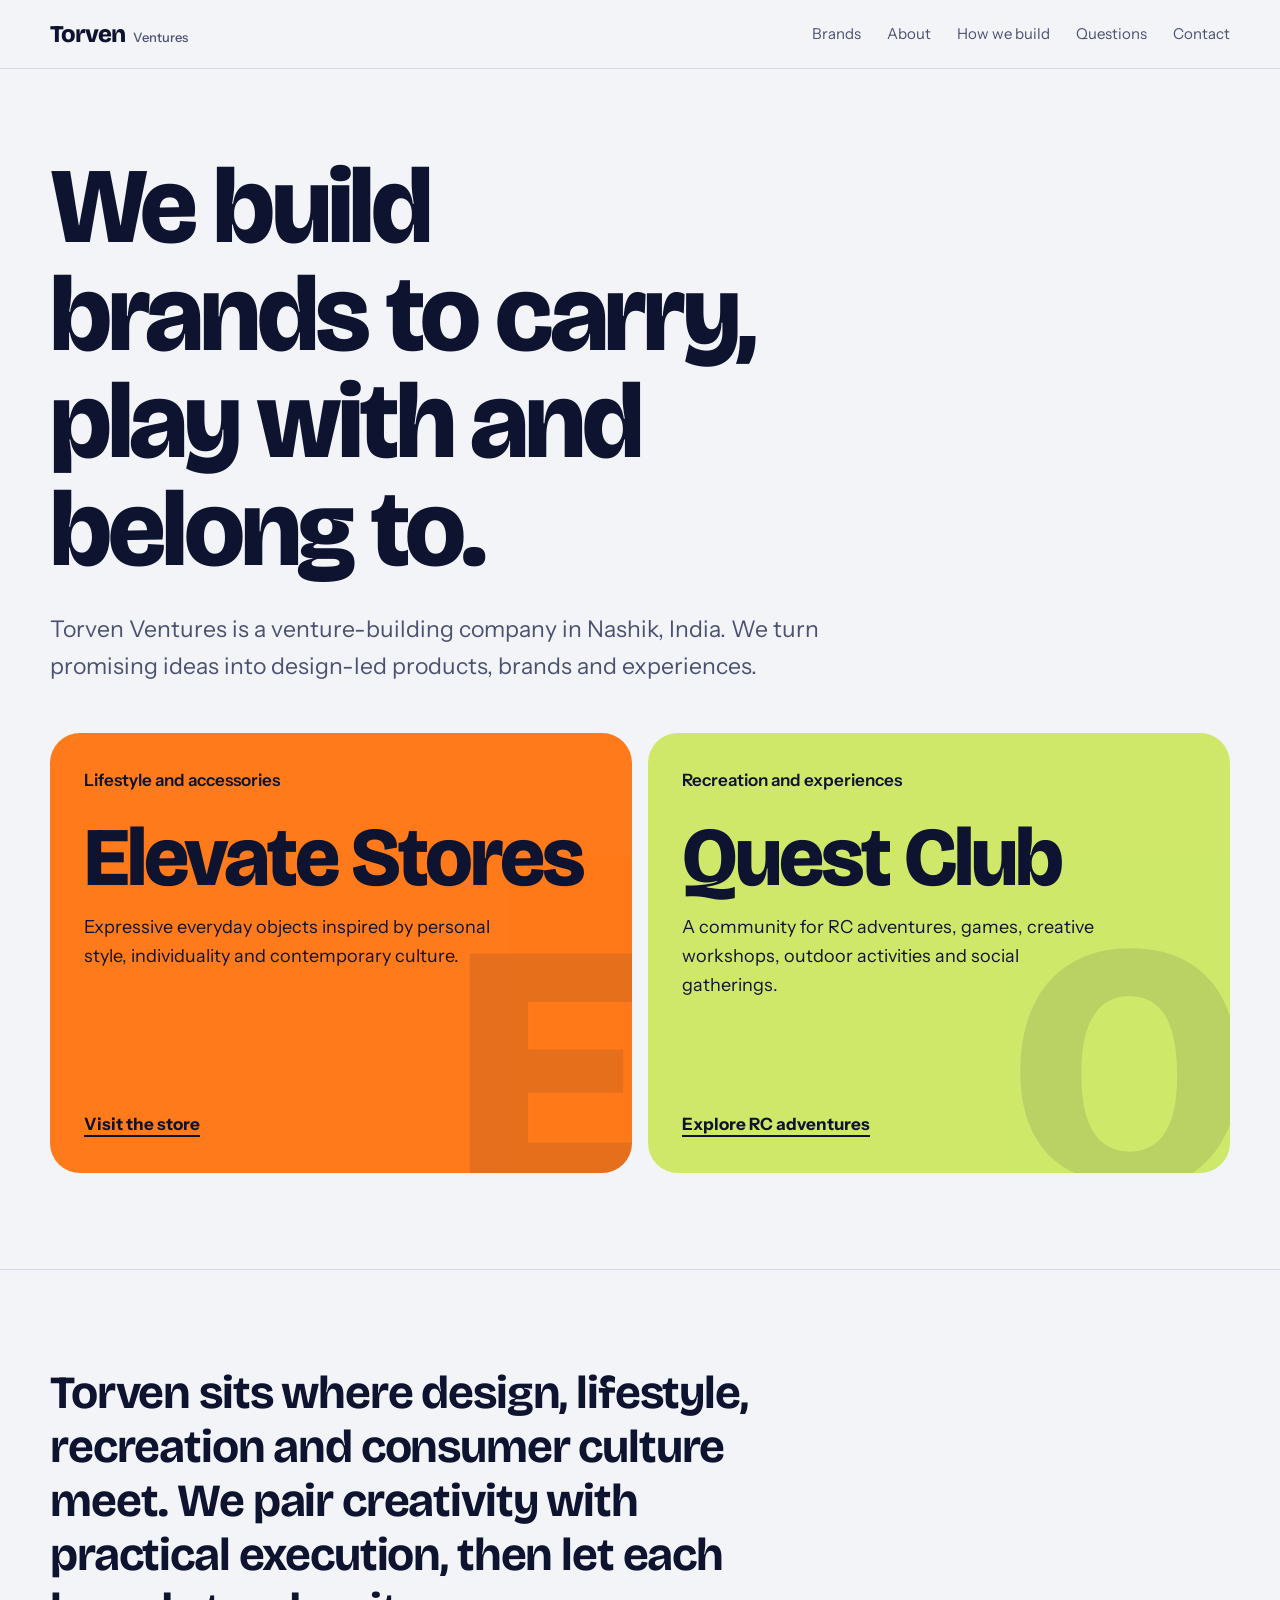
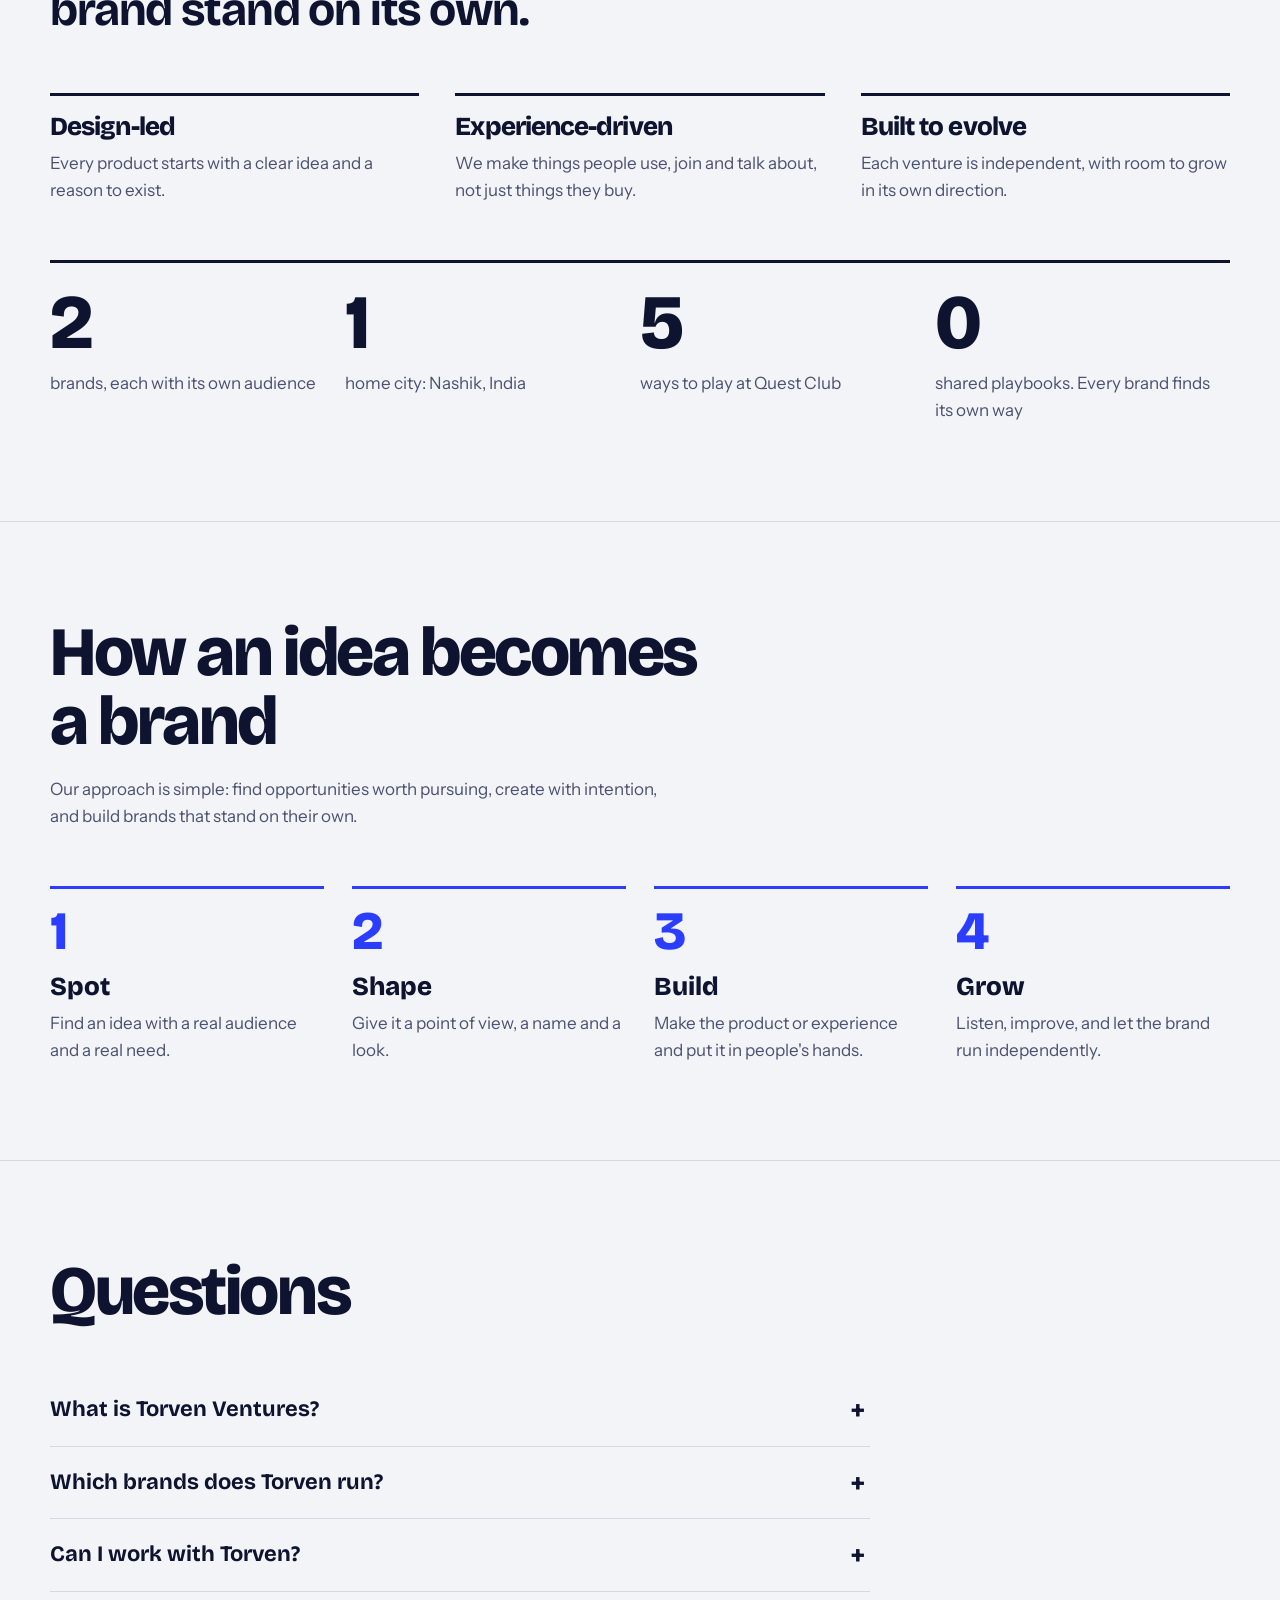
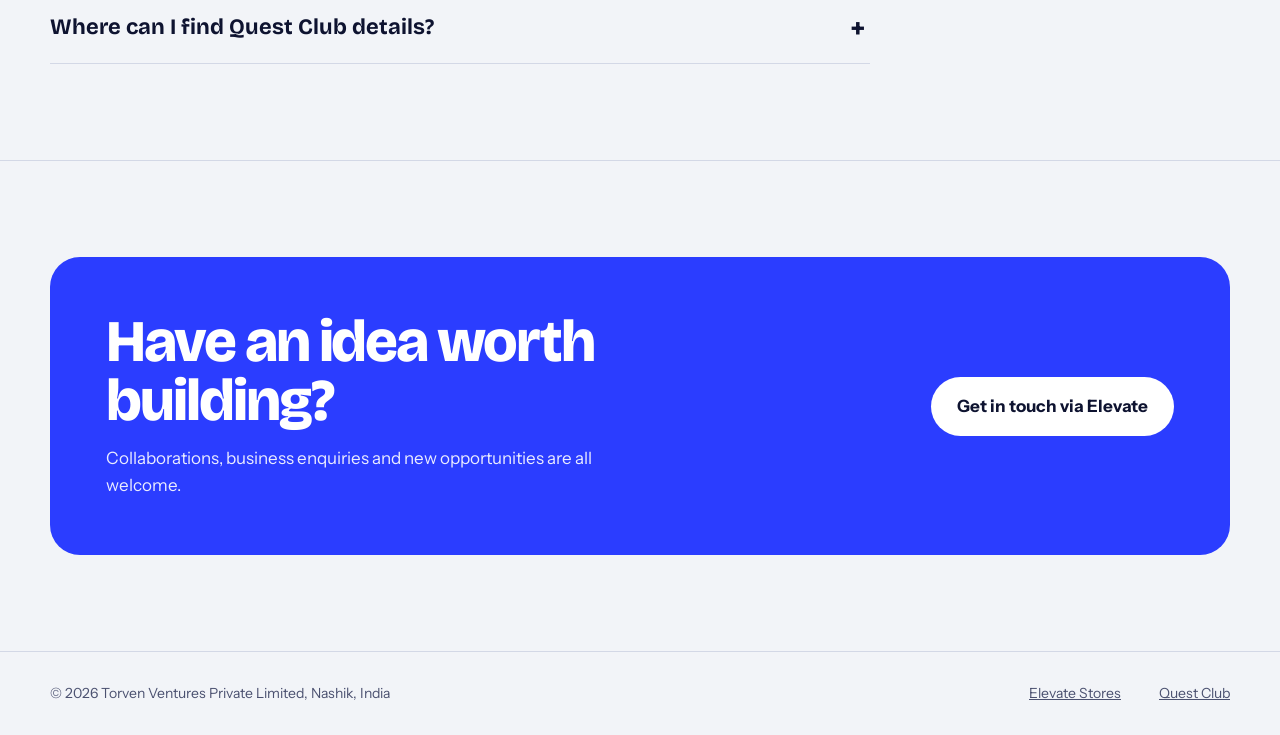
<file: index.html>
<!DOCTYPE html>
<html lang="en"><head><meta charset="utf-8"/><meta name="viewport" content="width=device-width, initial-scale=1"/><meta name="theme-color" content="#2b3dff"/>
<meta name="description" content="Torven Ventures builds design-led consumer brands and recreational experiences in Nashik, India. Home of Elevate Stores and Quest Club."/>
<link rel="icon" href="data:image/svg+xml,%3Csvg xmlns='http://www.w3.org/2000/svg' viewBox='0 0 64 64'%3E%3Crect width='64' height='64' rx='14' fill='%232b3dff'/%3E%3Ctext x='32' y='47' font-size='42' font-weight='900' text-anchor='middle' fill='%23fff' font-family='Arial,sans-serif'%3ET%3C/text%3E%3C/svg%3E"/>
<meta property="og:type" content="website"/><meta property="og:title" content="Torven Ventures"/><meta property="og:description" content="Brands to carry, play with and belong to. Elevate Stores and Quest Club, built in Nashik."/>
<link rel="preconnect" href="https://fonts.googleapis.com"/><link rel="preconnect" href="https://fonts.gstatic.com" crossorigin/>
<link href="https://fonts.googleapis.com/css2?family=Bricolage+Grotesque:opsz,wght@12..96,700;12..96,800&family=Instrument+Sans:wght@400;500;600;700&display=swap" rel="stylesheet"/>
<link rel="stylesheet" href="styles.css"/><title>Torven Ventures | Brands to carry, play with and belong to</title></head>
<body>
<header><div class="w"><nav aria-label="Main"><a class="logo" href="#top">Torven<small>Ventures</small></a><ul><li><a href="#brands">Brands</a></li><li><a href="#about">About</a></li><li><a href="#build">How we build</a></li><li><a href="#faq">Questions</a></li><li><a href="#contact">Contact</a></li></ul></nav></div></header>
<main id="top">
<div class="w hero"><h1>We build brands to carry, play with and belong to.</h1><p class="lead">Torven Ventures is a venture-building company in Nashik, India. We turn promising ideas into design-led products, brands and experiences.</p></div>
<div class="w duo" id="brands">
<a class="tile e" data-l="E" href="https://elevatestores.in/" target="_blank" rel="noopener noreferrer"><div><div class="tag">Lifestyle and accessories</div><h2>Elevate Stores</h2><p>Expressive everyday objects inspired by personal style, individuality and contemporary culture.</p></div><span class="go">Visit the store</span></a>
<a class="tile q" data-l="Q" href="quest.html"><div><div class="tag">Recreation and experiences</div><h2>Quest Club</h2><p>A community for RC adventures, games, creative workshops, outdoor activities and social gatherings.</p></div><span class="go">Explore RC adventures</span></a>
</div>
<section class="sec" id="about"><div class="w"><p class="statement">Torven sits where design, lifestyle, recreation and consumer culture meet. We pair creativity with practical execution, then let each brand stand on its own.</p>
<div class="cols"><div><h3>Design-led</h3><p>Every product starts with a clear idea and a reason to exist.</p></div><div><h3>Experience-driven</h3><p>We make things people use, join and talk about, not just things they buy.</p></div><div><h3>Built to evolve</h3><p>Each venture is independent, with room to grow in its own direction.</p></div></div>
<dl class="facts"><div><dt>2</dt><dd>brands, each with its own audience</dd></div><div><dt>1</dt><dd>home city: Nashik, India</dd></div><div><dt>5</dt><dd>ways to play at Quest Club</dd></div><div><dt>0</dt><dd>shared playbooks. Every brand finds its own way</dd></div></dl></div></section>
<section class="sec" id="build"><div class="w"><h2>How an idea becomes a brand</h2><p class="sub">Our approach is simple: find opportunities worth pursuing, create with intention, and build brands that stand on their own.</p>
<ol class="steps"><li><strong>Spot</strong><span>Find an idea with a real audience and a real need.</span></li><li><strong>Shape</strong><span>Give it a point of view, a name and a look.</span></li><li><strong>Build</strong><span>Make the product or experience and put it in people's hands.</span></li><li><strong>Grow</strong><span>Listen, improve, and let the brand run independently.</span></li></ol></div></section>
<section class="sec" id="faq"><div class="w"><h2>Questions</h2><div class="faq">
<details><summary>What is Torven Ventures?</summary><p>Torven Ventures Private Limited is a venture-building company based in Nashik, India. It develops and grows independent consumer brands and recreational experiences.</p></details>
<details><summary>Which brands does Torven run?</summary><p>Two so far. Elevate Stores makes design-led lifestyle accessories. Quest Club is a community for RC adventures and other recreational experiences.</p></details>
<details><summary>Can I work with Torven?</summary><p>Yes. We welcome collaborations, business enquiries and new opportunities. For now, reach us through Elevate Stores.</p></details>
<details><summary>Where can I find Quest Club details?</summary><p>On the Quest Club page. Session information will be added there as it is confirmed.</p></details></div></div></section>
<section class="sec" id="contact"><div class="w"><div class="cta"><div><h2>Have an idea worth building?</h2><p>Collaborations, business enquiries and new opportunities are all welcome.</p></div><a class="btn" href="https://elevatestores.in/" target="_blank" rel="noopener noreferrer">Get in touch via Elevate</a></div></div></section>
</main>
<footer><div class="w"><span>© <span id="y">2026</span> Torven Ventures Private Limited, Nashik, India</span><nav aria-label="Brands"><a href="https://elevatestores.in/" target="_blank" rel="noopener noreferrer">Elevate Stores</a><a href="quest.html">Quest Club</a></nav></div></footer>
<script>document.getElementById('y').textContent=new Date().getFullYear()</script>
</body></html>
</file>
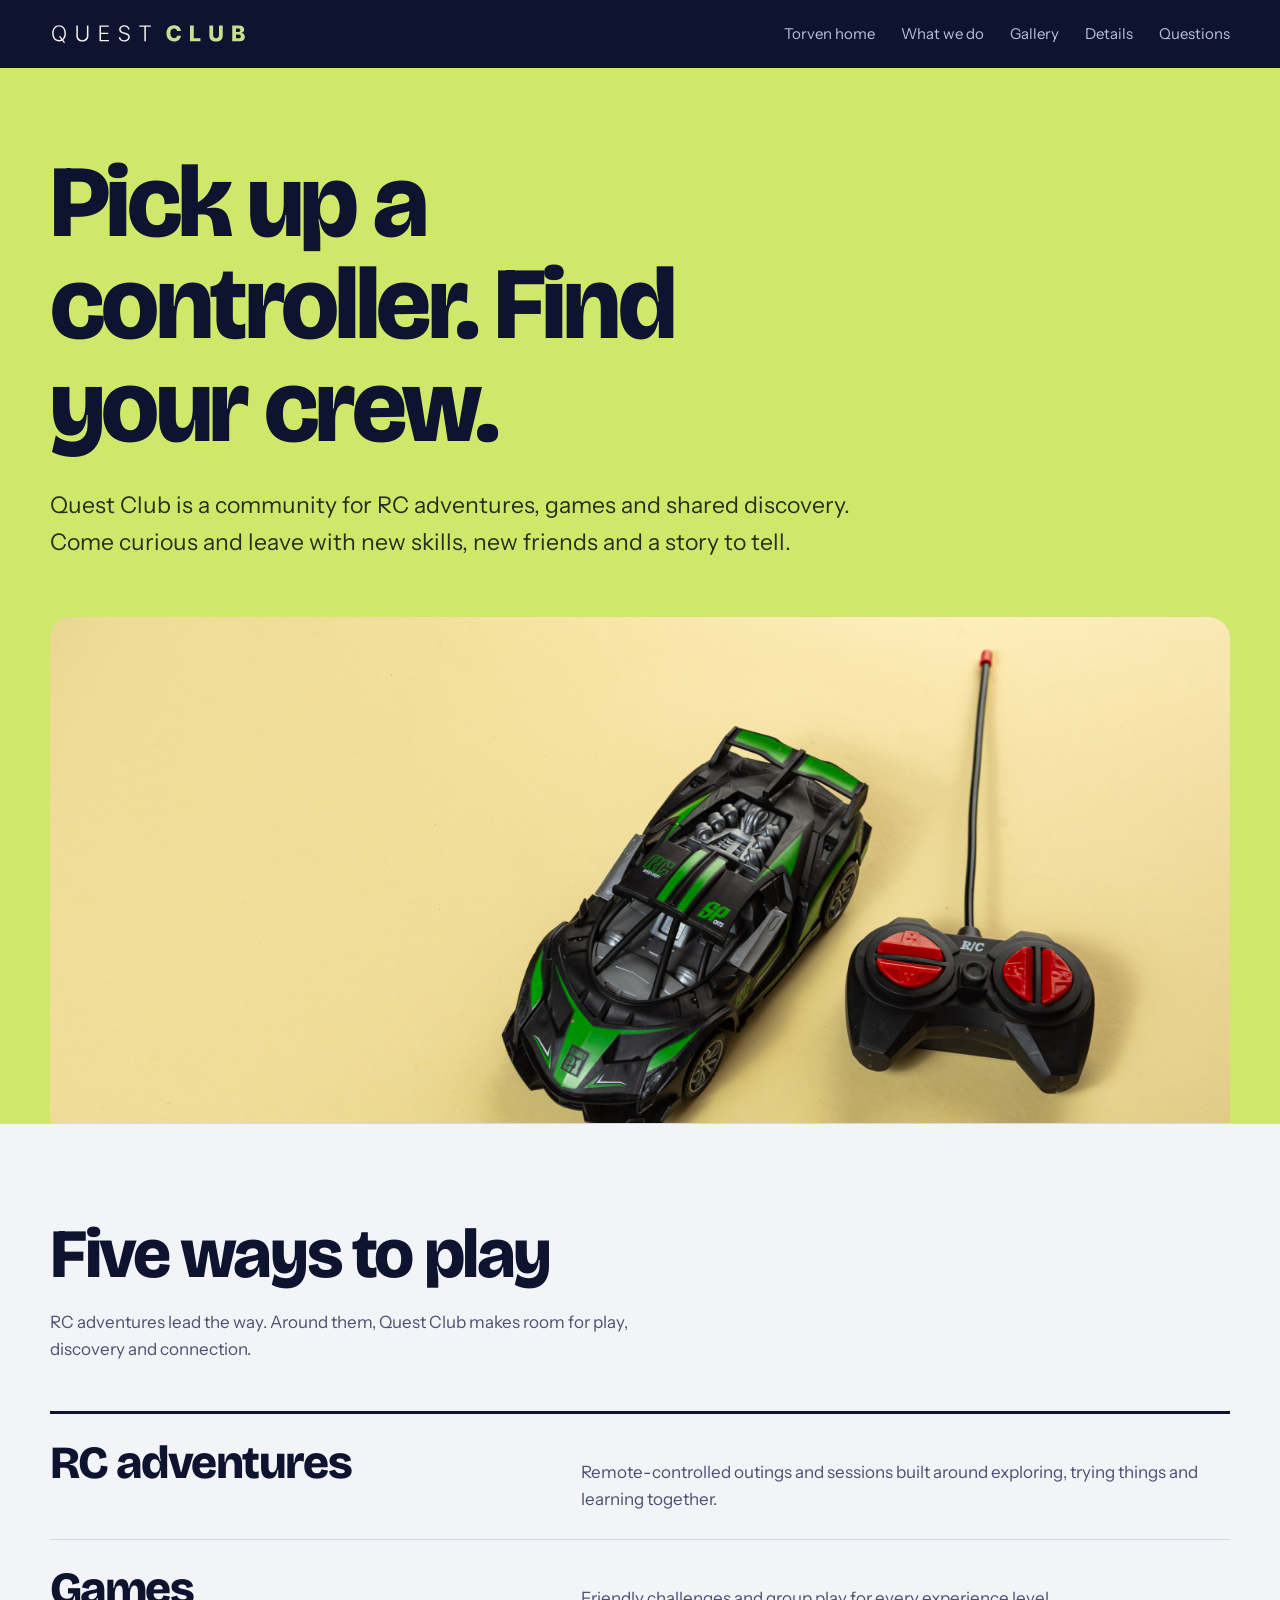
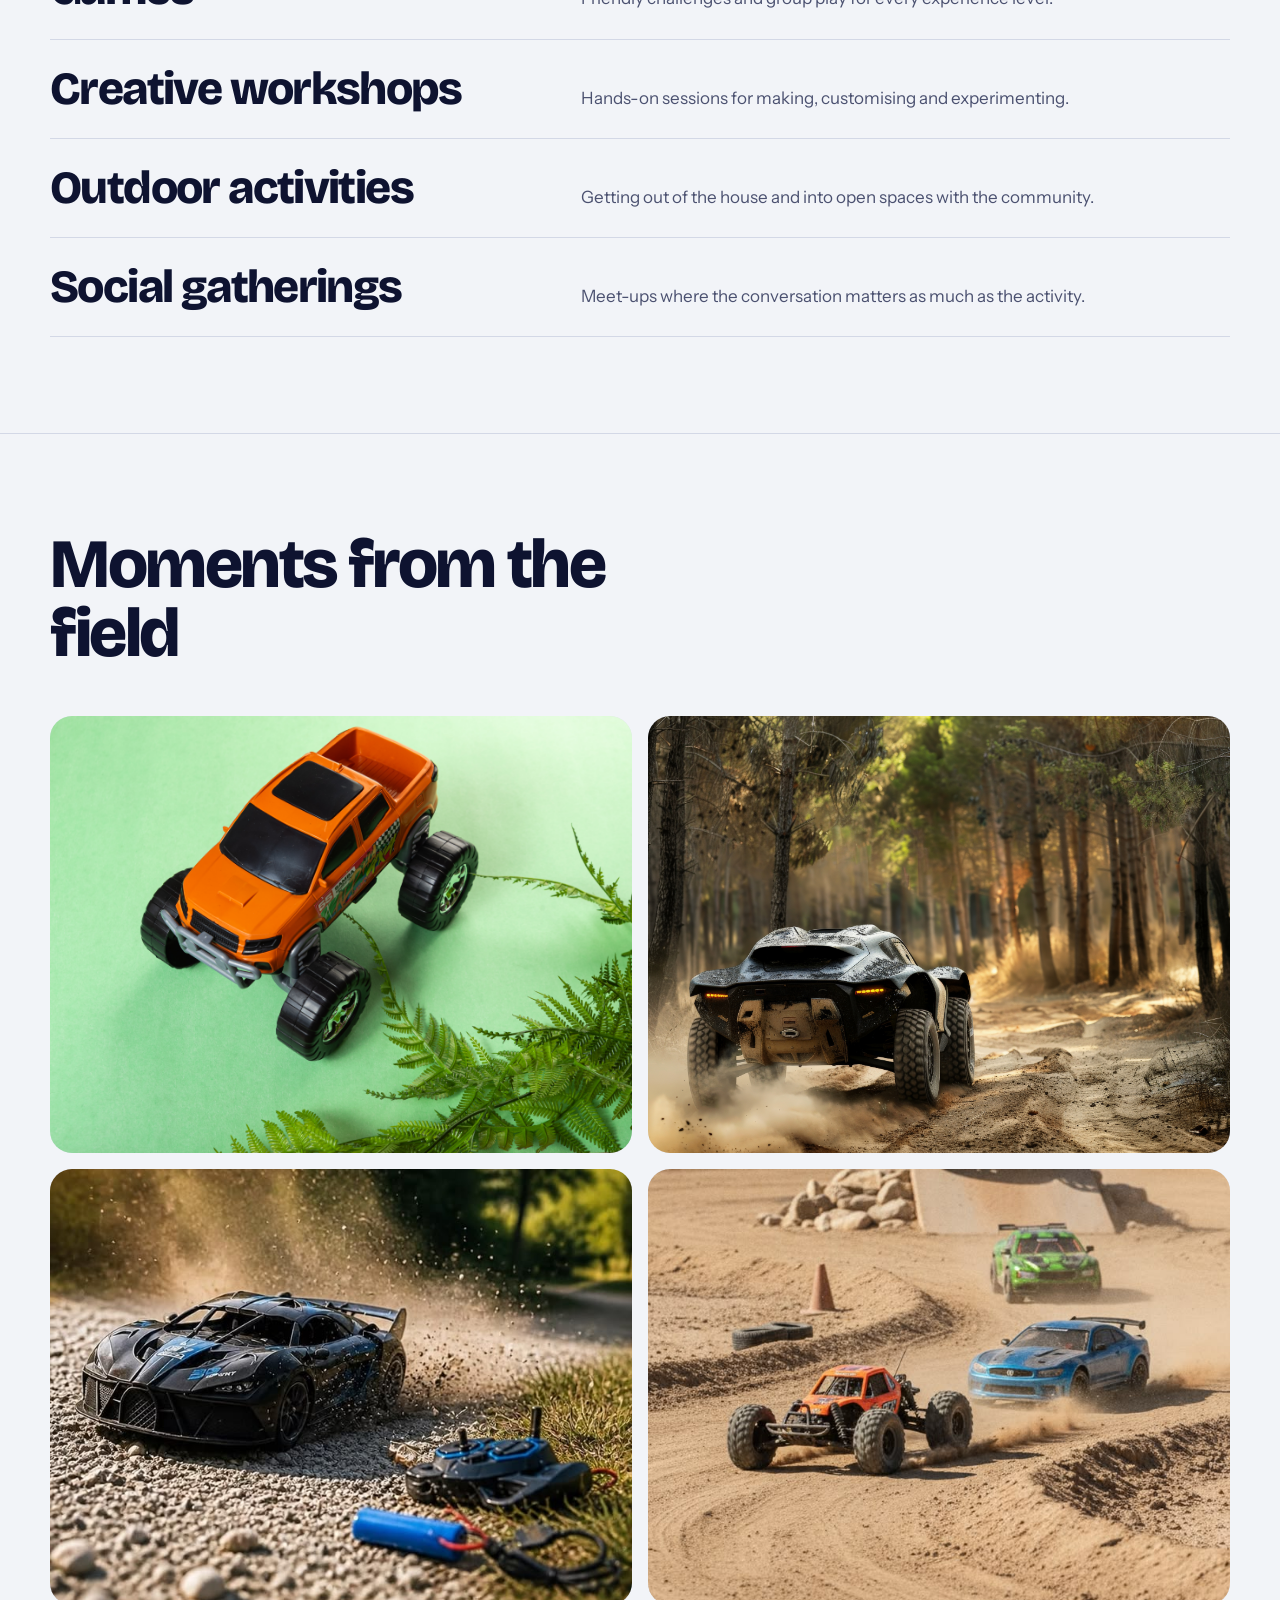
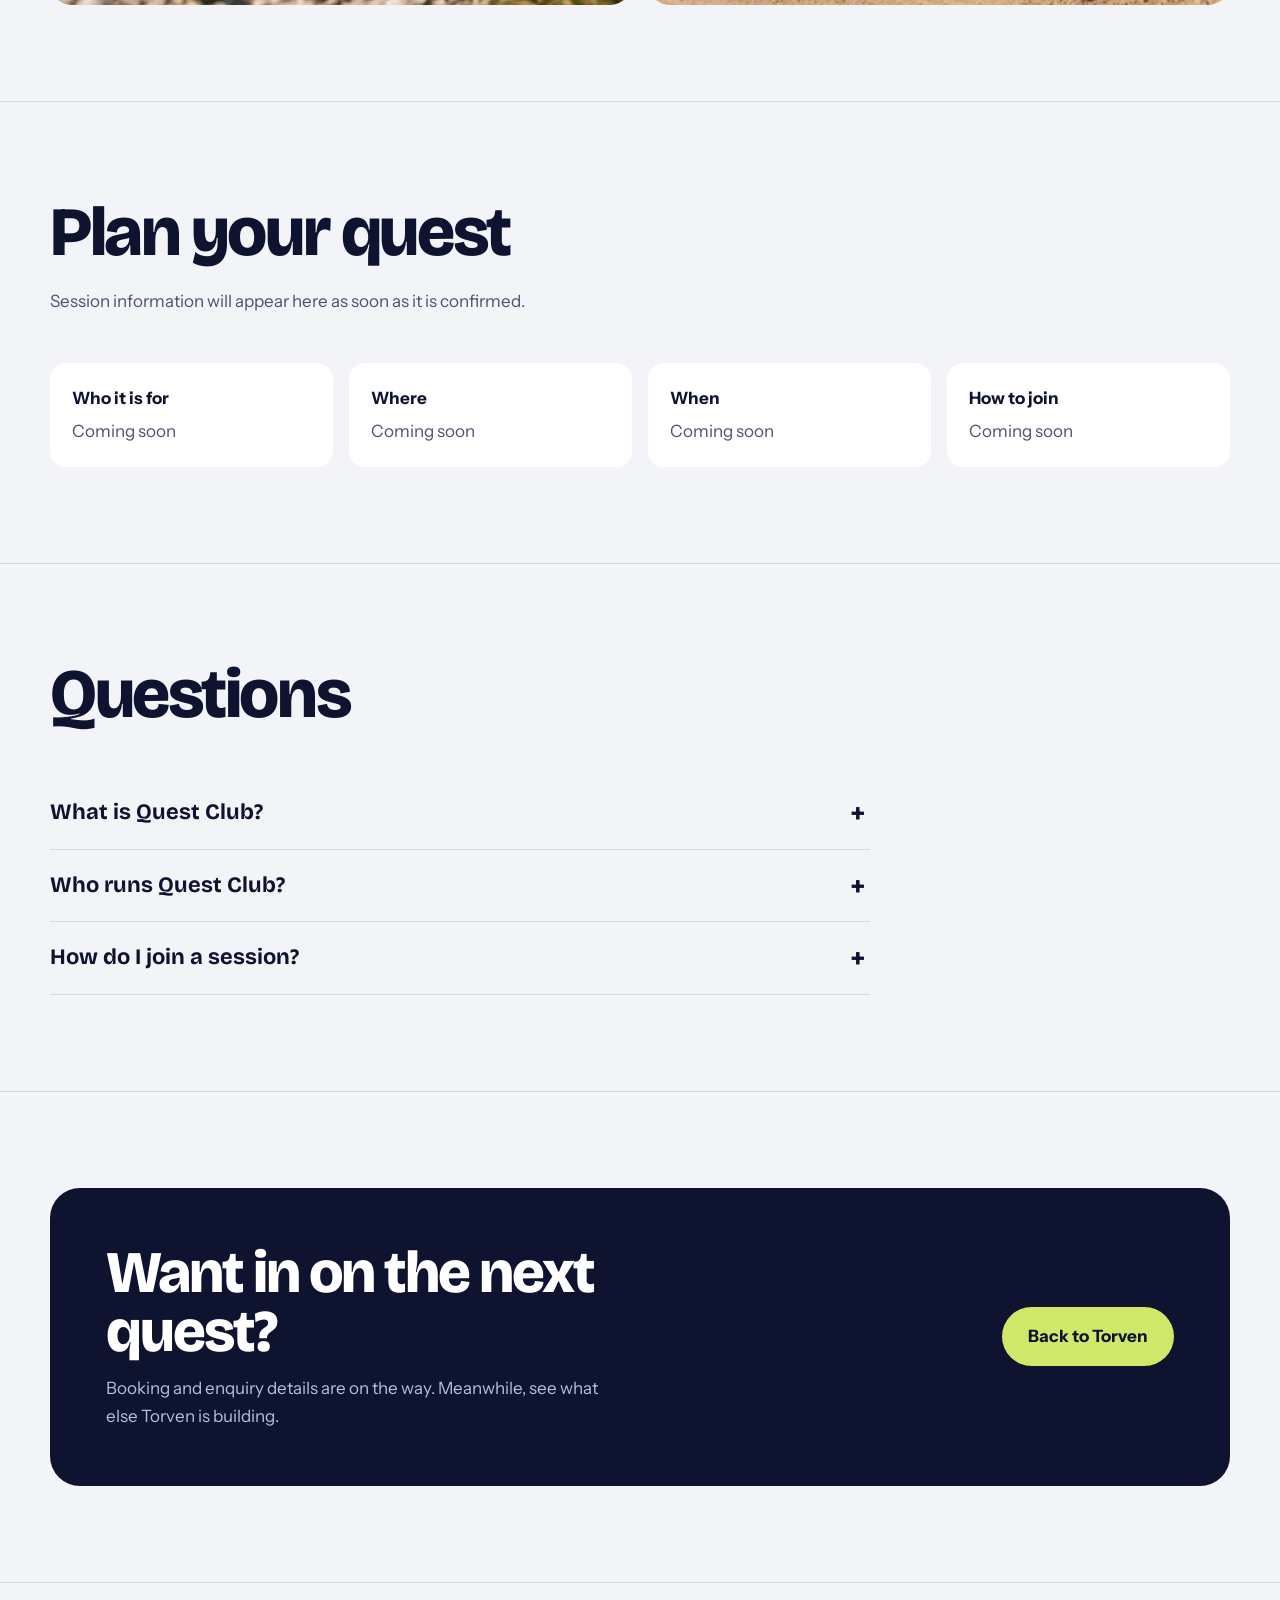
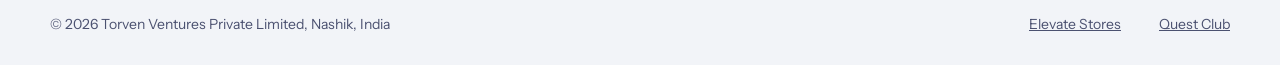
<file: quest.html>
<!DOCTYPE html>
<html lang="en"><head><meta charset="utf-8"/><meta name="viewport" content="width=device-width, initial-scale=1"/><meta name="theme-color" content="#0e1330"/>
<meta name="description" content="Quest Club by Torven Ventures: a community for RC adventures, games, creative workshops, outdoor activities and social gatherings."/>
<link rel="icon" href="images/favicon.svg" type="image/svg+xml"/>
<meta property="og:type" content="website"/><meta property="og:title" content="Quest Club | RC adventures"/><meta property="og:description" content="Play. Explore. Belong. A community for RC adventures by Torven Ventures."/>
<link rel="preconnect" href="https://fonts.googleapis.com"/><link rel="preconnect" href="https://fonts.gstatic.com" crossorigin/>
<link href="https://fonts.googleapis.com/css2?family=Bricolage+Grotesque:opsz,wght@12..96,700;12..96,800&family=Instrument+Sans:wght@400;500;600;700&display=swap" rel="stylesheet"/>
<link rel="stylesheet" href="styles.css"/><title>Quest Club | RC adventures</title></head>
<body>
<header class="qh"><div class="w"><nav aria-label="Main"><a href="index.html" aria-label="Quest Club, back to home"><img src="images/quest-club-logo.svg" alt="Quest Club"/></a><ul><li><a href="index.html">Torven home</a></li><li><a href="#play">What we do</a></li><li><a href="#gallery">Gallery</a></li><li><a href="#details">Details</a></li><li><a href="#faq">Questions</a></li></ul></nav></div></header>
<main>
<div class="qhero"><div class="w"><h1>Pick up a controller. Find your crew.</h1><p class="lead">Quest Club is a community for RC adventures, games and shared discovery. Come curious and leave with new skills, new friends and a story to tell.</p><div class="photo wide"><img src="images/rc-hero.jpg" alt="Quest Club RC adventure" loading="lazy" onerror="this.remove()"/></div></div></div>
<section class="sec" id="play"><div class="w"><h2>Five ways to play</h2><p class="sub">RC adventures lead the way. Around them, Quest Club makes room for play, discovery and connection.</p><div class="rows"><div class="row"><h3>RC adventures</h3><p>Remote-controlled outings and sessions built around exploring, trying things and learning together.</p></div><div class="row"><h3>Games</h3><p>Friendly challenges and group play for every experience level.</p></div><div class="row"><h3>Creative workshops</h3><p>Hands-on sessions for making, customising and experimenting.</p></div><div class="row"><h3>Outdoor activities</h3><p>Getting out of the house and into open spaces with the community.</p></div><div class="row"><h3>Social gatherings</h3><p>Meet-ups where the conversation matters as much as the activity.</p></div></div></div></section>
<section class="sec" id="gallery"><div class="w"><h2>Moments from the field</h2><div class="gal"><div class="photo"><img src="images/rc-1.jpg" alt="RC adventure photo 1" loading="lazy" onerror="this.remove()"/></div><div class="photo"><img src="images/rc-2.jpg" alt="RC adventure photo 2" loading="lazy" onerror="this.remove()"/></div><div class="photo"><img src="images/rc-3.jpg" alt="RC adventure photo 3" loading="lazy" onerror="this.remove()"/></div><div class="photo"><img src="images/rc-4.jpg" alt="RC adventure photo 4" loading="lazy" onerror="this.remove()"/></div></div></div></section>
<section class="sec" id="details"><div class="w"><h2>Plan your quest</h2><p class="sub">Session information will appear here as soon as it is confirmed.</p><div class="info"><div><b>Who it is for</b><span>Coming soon</span></div><div><b>Where</b><span>Coming soon</span></div><div><b>When</b><span>Coming soon</span></div><div><b>How to join</b><span>Coming soon</span></div></div></div></section>
<section class="sec" id="faq"><div class="w"><h2>Questions</h2><div class="faq">
<details><summary>What is Quest Club?</summary><p>A community-led recreation brand from Torven Ventures. It runs RC adventures, games, creative workshops, outdoor activities and social gatherings.</p></details>
<details><summary>Who runs Quest Club?</summary><p>Quest Club is one of two brands built by Torven Ventures Private Limited in Nashik, India.</p></details>
<details><summary>How do I join a session?</summary><p>Booking details are coming soon. Check this page for updates.</p></details></div></div></section>
<section class="sec" id="join"><div class="w"><div class="qcta"><div><h2>Want in on the next quest?</h2><p>Booking and enquiry details are on the way. Meanwhile, see what else Torven is building.</p></div><a class="btn" href="index.html">Back to Torven</a></div></div></section>
</main>
<footer><div class="w"><span>© <span id="y">2026</span> Torven Ventures Private Limited, Nashik, India</span><nav aria-label="Brands"><a href="https://elevatestores.in/" target="_blank" rel="noopener noreferrer">Elevate Stores</a><a href="quest.html">Quest Club</a></nav></div></footer>
<script>document.getElementById('y').textContent=new Date().getFullYear()</script>
</body></html>
</file>
<file: styles.css>
:root{--ink:#0e1330;--blue:#2b3dff;--paper:#f2f4f8;--orange:#ff7a1a;--lime:#cfe86a;--mute:#4b5170;--line:#d3d8e6}
*{box-sizing:border-box}html{scroll-behavior:smooth}
body{margin:0;font:17px/1.6 'Instrument Sans',system-ui,-apple-system,'Segoe UI',sans-serif;color:var(--ink);background:var(--paper)}
h1,h2,h3{font-family:'Bricolage Grotesque','Instrument Sans',system-ui,sans-serif;font-weight:800;line-height:1;letter-spacing:-.035em;margin:0}
a{color:inherit}a:focus-visible,summary:focus-visible{outline:3px solid var(--blue);outline-offset:4px}
.w{width:min(1180px,calc(100% - 40px));margin:auto}
header{position:sticky;top:0;z-index:5;background:var(--paper);border-bottom:1px solid var(--line)}
nav{display:flex;align-items:center;justify-content:space-between;gap:20px;min-height:68px}
.logo{font-family:'Bricolage Grotesque',sans-serif;font-weight:800;font-size:24px;letter-spacing:-.04em;text-decoration:none}
.logo small{font:500 13px 'Instrument Sans',sans-serif;letter-spacing:0;color:var(--mute);margin-left:8px}
nav ul{display:flex;gap:26px;list-style:none;margin:0;padding:0;font-size:15px}
nav ul a{text-decoration:none;color:var(--mute)}nav ul a:hover{color:var(--ink);text-decoration:underline}
.hero{padding:84px 0 48px}
.hero h1{font-size:clamp(46px,8.4vw,118px);max-width:11ch}
.lead{font-size:clamp(18px,2vw,23px);color:var(--mute);max-width:54ch;margin:28px 0 0}
.duo{display:grid;grid-template-columns:1fr 1fr;gap:16px;padding-bottom:96px}
.tile{display:flex;flex-direction:column;justify-content:space-between;min-height:440px;padding:34px;border-radius:30px;text-decoration:none;position:relative;overflow:hidden}
.tile.e{background:var(--orange)}.tile.q{background:var(--lime)}
.tile h2{font-size:clamp(48px,6.5vw,92px);margin:0 0 14px}
.tile p{max-width:36ch;margin:0;font-size:18px}
.tile .tag{font-weight:600;margin-bottom:22px}
.tile .go{font-weight:700;text-decoration:underline;text-underline-offset:5px;text-decoration-thickness:2px;margin-top:36px}
.tile:hover .go{text-decoration-thickness:4px}
.tile:after{content:attr(data-l);position:absolute;right:-3%;bottom:-18%;font:800 360px/1 'Bricolage Grotesque',sans-serif;opacity:.1;pointer-events:none}
.sec{padding:96px 0;border-top:1px solid var(--line)}
.sec h2{font-size:clamp(36px,5.4vw,70px);max-width:16ch}
.sec .sub{color:var(--mute);max-width:56ch;margin:20px 0 0}
.statement{font:700 clamp(26px,3.6vw,46px)/1.18 'Bricolage Grotesque',sans-serif;letter-spacing:-.025em;max-width:26ch;margin:0}
.cols{display:grid;grid-template-columns:repeat(3,1fr);gap:36px;margin-top:56px}
.cols div{border-top:3px solid var(--ink);padding-top:18px}.cols h3{font-size:26px;margin-bottom:10px}.cols p{margin:0;color:var(--mute)}
.facts{display:grid;grid-template-columns:repeat(4,1fr);margin:56px 0 0;border-top:3px solid var(--ink)}
.facts div{padding:22px 20px 0 0}.facts dt{font:800 clamp(44px,6vw,80px)/1 'Bricolage Grotesque',sans-serif;letter-spacing:-.04em}.facts dd{margin:8px 0 0;color:var(--mute)}
.steps{display:grid;grid-template-columns:repeat(4,1fr);gap:28px;list-style:none;padding:0;margin:56px 0 0;counter-reset:s}
.steps li{counter-increment:s;border-top:3px solid var(--blue);padding-top:16px}
.steps li:before{content:counter(s);font:800 54px/1 'Bricolage Grotesque',sans-serif;color:var(--blue);display:block;margin-bottom:14px}
.steps strong{display:block;font:800 26px/1.1 'Bricolage Grotesque',sans-serif;margin-bottom:8px}.steps span{color:var(--mute)}
.faq{margin-top:48px;max-width:820px}
details{border-bottom:1px solid var(--line)}
summary{cursor:pointer;list-style:none;padding:22px 40px 22px 0;font:700 22px/1.25 'Bricolage Grotesque',sans-serif;position:relative}
summary::-webkit-details-marker{display:none}
summary:after{content:"+";position:absolute;right:4px;top:18px;font-size:30px;transition:transform .2s}
details[open] summary:after{transform:rotate(45deg)}
details p{margin:0 0 24px;color:var(--mute);max-width:62ch}
.cta{background:var(--blue);color:#fff;border-radius:30px;padding:56px;display:flex;justify-content:space-between;gap:32px;align-items:center;flex-wrap:wrap}
.cta h2{font-size:clamp(34px,4.6vw,60px);max-width:14ch}.cta p{margin:14px 0 0;max-width:46ch;opacity:.9}
.btn{display:inline-block;background:#fff;color:var(--ink);font-weight:700;padding:16px 26px;border-radius:999px;text-decoration:none}
.btn:hover{background:var(--lime)}
footer{border-top:1px solid var(--line);padding:30px 0;color:var(--mute);font-size:14px}
footer .w{display:flex;justify-content:space-between;gap:20px;flex-wrap:wrap}footer nav{min-height:0}footer a{margin-left:18px}
/* quest */
.qh{background:var(--ink);border:0}.qh nav ul a{color:#b9c0dd}.qh nav ul a:hover{color:#fff}.qh img{display:block;height:22px;width:auto}
.qhero{background:var(--lime);padding:84px 0 0}.qhero h1{font-size:clamp(46px,8vw,112px);max-width:12ch}.qhero .lead{color:#27301a}
.photo{position:relative;overflow:hidden;background:#dfe3ee;border-radius:22px;aspect-ratio:4/3}
.photo:before{content:"Photo coming soon";position:absolute;inset:0;display:flex;align-items:center;justify-content:center;color:var(--mute);font-size:14px}
.photo img{position:absolute;inset:0;width:100%;height:100%;object-fit:cover}
.photo.wide{aspect-ratio:21/9;margin-top:56px;border-radius:22px 22px 0 0}
.gal{display:grid;grid-template-columns:repeat(2,1fr);gap:16px;margin-top:48px}
.rows{margin-top:48px;border-top:3px solid var(--ink)}
.row{display:grid;grid-template-columns:1fr 1.3fr;gap:32px;padding:26px 0;border-bottom:1px solid var(--line);align-items:baseline}
.row h3{font-size:clamp(28px,3.6vw,46px)}.row p{margin:0;color:var(--mute)}
.info{display:grid;grid-template-columns:repeat(4,1fr);gap:16px;margin-top:48px}
.info div{background:#fff;border-radius:16px;padding:22px}.info b{display:block;margin-bottom:6px}.info span{color:var(--mute)}
.qcta{background:var(--ink);color:#fff;border-radius:30px;padding:56px;display:flex;justify-content:space-between;gap:32px;align-items:center;flex-wrap:wrap}
.qcta h2{font-size:clamp(34px,4.6vw,60px);max-width:14ch}.qcta p{margin:14px 0 0;color:#b9c0dd;max-width:46ch}.qcta .btn{background:var(--lime)}.qcta .btn:hover{background:#fff}
@media(max-width:820px){nav ul{gap:14px;font-size:13px}.logo small{display:none}.duo,.gal,.cols,.row{grid-template-columns:1fr}.facts,.steps,.info{grid-template-columns:1fr 1fr}.tile{min-height:360px}.sec{padding:64px 0}.cta,.qcta{padding:34px}.photo.wide{aspect-ratio:16/10}.row{gap:8px}.qh nav ul li:nth-child(n+4){display:none}}
@media(max-width:480px){.facts,.steps,.info{grid-template-columns:1fr}nav ul li:nth-child(n+3){display:none}}
@media(prefers-reduced-motion:reduce){*{transition:none!important;scroll-behavior:auto!important}}
</file>
